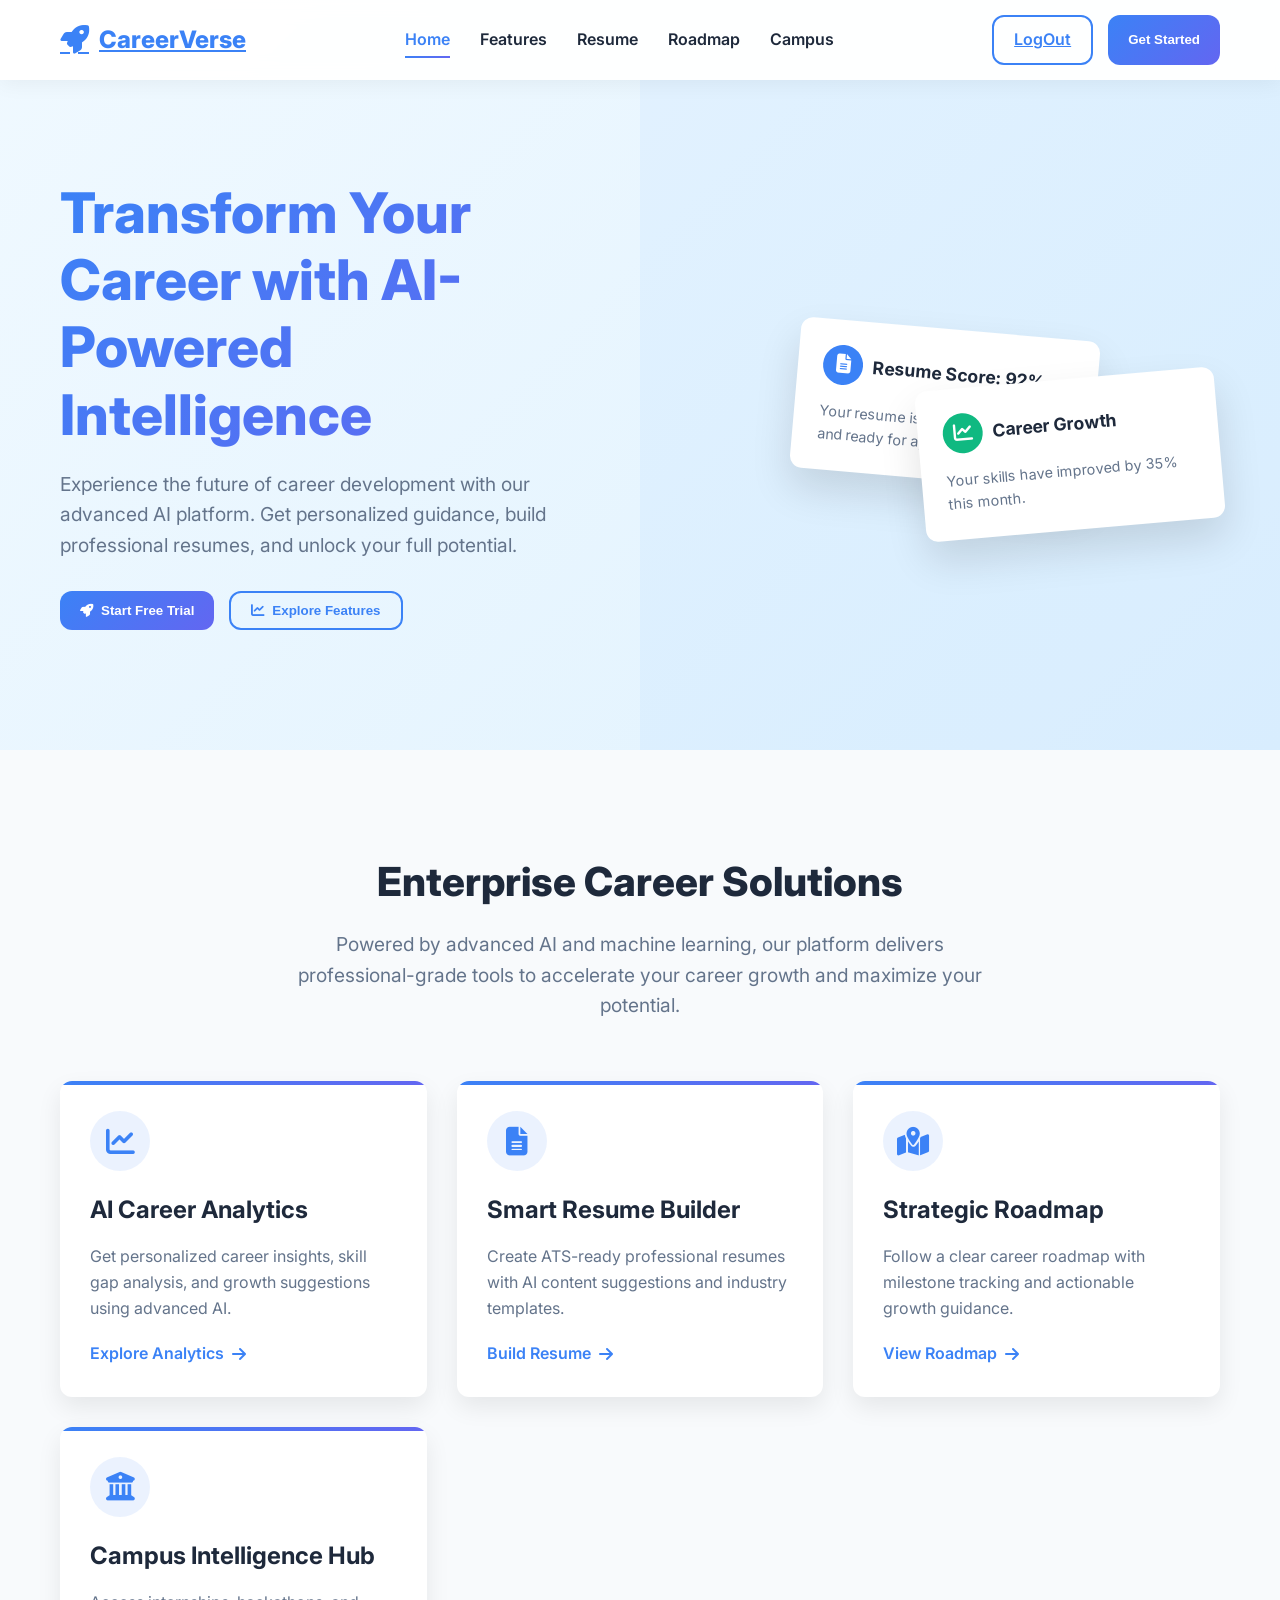
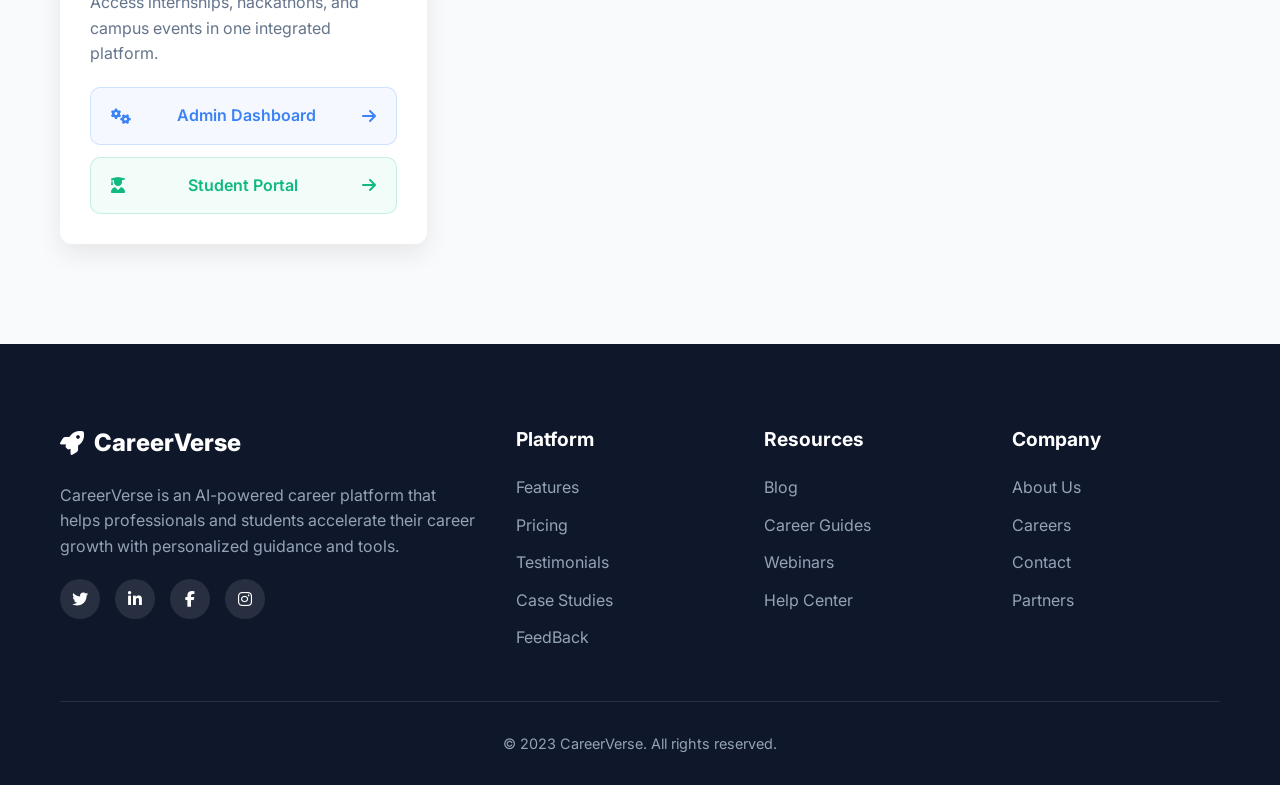
<file: Rama/index.html>
<!DOCTYPE html>
<html lang="en">
<head>
  <meta charset="UTF-8" />
  <meta name="viewport" content="width=device-width, initial-scale=1.0" />
  <title>CareerVerse | AI-Powered Career Platform</title>
  <link rel="stylesheet" href="https://cdnjs.cloudflare.com/ajax/libs/font-awesome/6.4.0/css/all.min.css" />
  <link href="https://fonts.googleapis.com/css2?family=Inter:wght@300;400;500;600;700;800;900&display=swap" rel="stylesheet" />
  <style>
    * { 
      margin: 0; 
      padding: 0; 
      box-sizing: border-box; 
    }
    
    :root {
      --primary: #ffffff;
      --secondary: #f8fafc;
      --accent1: #3b82f6;
      --accent2: #6366f1;
      --accent3: #10b981;
      --accent4: #ef4444;
      --accent5: #8b5cf6;
      --text: #1e293b;
      --text-secondary: #64748b;
      --card-bg: #ffffff;
      --transition: all 0.3s ease;
      --gradient: linear-gradient(135deg, var(--accent1), var(--accent2));
      --gradient2: linear-gradient(135deg, var(--accent3), var(--accent5));
      --shadow: 0 10px 25px rgba(0,0,0,0.08);
      --shadow-lg: 0 20px 40px rgba(0,0,0,0.12);
      --radius: 12px;
    }
    
    body {
      font-family: 'Inter', sans-serif;
      background: var(--primary);
      color: var(--text);
      line-height: 1.6;
      overflow-x: hidden;
    }

    /* Container */
    .container {
      max-width: 1200px;
      margin: 0 auto;
      padding: 0 20px;
    }

    /* Header */
    header {
      position: fixed;
      top: 0;
      left: 0;
      width: 100%;
      background: rgba(255, 255, 255, 0.95);
      backdrop-filter: blur(10px);
      box-shadow: 0 4px 20px rgba(0,0,0,0.05);
      z-index: 1000;
      padding: 15px 0;
    }
    
    .header-content {
      display: flex;
      justify-content: space-between;
      align-items: center;
    }
    
    .logo {
      display: flex;
      align-items: center;
      gap: 10px;
      font-weight: 800;
      font-size: 1.5rem;
      color: var(--accent1);
    }
    
    .logo i {
      font-size: 1.8rem;
    }
    
    .nav-links {
      display: flex;
      gap: 30px;
    }
    
    .nav-link {
      text-decoration: none;
      color: var(--text);
      font-weight: 600;
      transition: var(--transition);
      position: relative;
    }
    
    .nav-link:hover {
      color: var(--accent1);
    }
    
    .nav-link.active {
      color: var(--accent1);
    }
    
    .nav-link.active::after {
      content: '';
      position: absolute;
      bottom: -5px;
      left: 0;
      width: 100%;
      height: 2px;
      background: var(--gradient);
    }
    
    .auth-buttons {
      display: flex;
      gap: 15px;
    }
    
    .btn {
      padding: 10px 20px;
      border-radius: var(--radius);
      font-weight: 600;
      border: none;
      cursor: pointer;
      transition: var(--transition);
      display: flex;
      align-items: center;
      gap: 8px;
    }
    
    .btn-primary {
      background: var(--gradient);
      color: #fff;
    }
    
    .btn-outline {
      border: 2px solid var(--accent1);
      background: transparent;
      color: var(--accent1);
    }
    
    .btn:hover {
      transform: translateY(-2px);
      box-shadow: var(--shadow);
    }
    
    .mobile-menu-btn {
      display: none;
      background: none;
      border: none;
      font-size: 1.5rem;
      cursor: pointer;
      color: var(--text);
    }

    /* Hero Section */
    .hero {
      padding: 180px 0 120px;
      background: linear-gradient(135deg, #f0f9ff 0%, #e0f2fe 100%);
      position: relative;
      overflow: hidden;
    }
    
    .hero::before {
      content: '';
      position: absolute;
      top: 0;
      right: 0;
      width: 50%;
      height: 100%;
      background: url('data:image/svg+xml,<svg xmlns="http://www.w3.org/2000/svg" viewBox="0 0 1000 1000" preserveAspectRatio="none"><path fill="%233b82f6" opacity="0.05" d="M0,0 L1000,0 L1000,1000 L0,1000 Z M800,200 C900,300 900,500 800,600 C700,700 500,700 400,600 C300,500 300,300 400,200 C500,100 700,100 800,200 Z"></path></svg>');
      background-size: cover;
    }
    
    .hero-content {
      display: grid;
      grid-template-columns: 1fr 1fr;
      gap: 60px;
      align-items: center;
    }
    
    .hero-text h1 {
      font-size: 3.5rem;
      font-weight: 800;
      line-height: 1.2;
      margin-bottom: 20px;
      background: var(--gradient);
      -webkit-background-clip: text;
      -webkit-text-fill-color: transparent;
    }
    
    .hero-text p {
      font-size: 1.2rem;
      color: var(--text-secondary);
      margin-bottom: 30px;
    }
    
    .hero-buttons {
      display: flex;
      gap: 15px;
    }
    
    .hero-image {
      position: relative;
      display: flex;
      justify-content: center;
    }
    
    .hero-card {
      background: white;
      border-radius: var(--radius);
      padding: 25px;
      box-shadow: var(--shadow-lg);
      width: 300px;
      transform: rotate(5deg);
    }
    
    .hero-card:nth-child(2) {
      position: absolute;
      top: 50px;
      right: 0;
      transform: rotate(-5deg);
      z-index: 2;
    }
    
    .card-header {
      display: flex;
      align-items: center;
      gap: 10px;
      margin-bottom: 15px;
    }
    
    .card-icon {
      width: 40px;
      height: 40px;
      border-radius: 50%;
      display: flex;
      align-items: center;
      justify-content: center;
      color: white;
      font-size: 1.2rem;
    }
    
    .card-title {
      font-weight: 700;
      font-size: 1.1rem;
    }
    
    .card-content {
      color: var(--text-secondary);
      font-size: 0.9rem;
    }

    /* Features Section */
    .features {
      padding: 100px 0;
      background: var(--secondary);
    }
    
    .section-header {
      text-align: center;
      max-width: 700px;
      margin: 0 auto 60px;
    }
    
    .section-title {
      font-size: 2.5rem;
      font-weight: 800;
      margin-bottom: 15px;
    }
    
    .section-subtitle {
      color: var(--text-secondary);
      font-size: 1.2rem;
    }
    
    .features-grid {
      display: grid;
      grid-template-columns: repeat(auto-fit, minmax(300px, 1fr));
      gap: 30px;
    }
    
    .feature-card {
      background: var(--card-bg);
      padding: 30px;
      border-radius: var(--radius);
      box-shadow: var(--shadow);
      transition: var(--transition);
      position: relative;
      overflow: hidden;
    }
    
    .feature-card::before {
      content: '';
      position: absolute;
      top: 0;
      left: 0;
      width: 100%;
      height: 4px;
      background: var(--gradient);
    }
    
    .feature-card:hover {
      transform: translateY(-10px);
      box-shadow: var(--shadow-lg);
    }
    
    .feature-icon {
      width: 60px;
      height: 60px;
      border-radius: 50%;
      display: flex;
      align-items: center;
      justify-content: center;
      font-size: 1.8rem;
      margin-bottom: 20px;
      background: rgba(59, 130, 246, 0.1);
      color: var(--accent1);
    }
    
    .feature-title {
      font-size: 1.5rem;
      font-weight: 700;
      margin-bottom: 15px;
    }
    
    .feature-description {
      color: var(--text-secondary);
      margin-bottom: 20px;
    }
    
    .feature-link {
      color: var(--accent1);
      text-decoration: none;
      font-weight: 600;
      display: inline-flex;
      align-items: center;
      gap: 8px;
      transition: var(--transition);
    }
    
    .feature-link:hover {
      gap: 12px;
    }

    /* Portal Links inside Campus Card */
    .portal-links {
      display: flex;
      flex-direction: column;
      gap: 12px;
      margin-top: 20px;
    }
    
    .portal-link {
      display: flex;
      align-items: center;
      justify-content: space-between;
      padding: 15px 20px;
      border-radius: 10px;
      text-decoration: none;
      font-weight: 600;
      transition: var(--transition);
    }
    
    .admin-portal {
      background: rgba(59, 130, 246, 0.05);
      border: 1px solid rgba(59, 130, 246, 0.2);
      color: var(--accent1);
    }
    
    .user-portal {
      background: rgba(16, 185, 129, 0.05);
      border: 1px solid rgba(16, 185, 129, 0.2);
      color: var(--accent3);
    }
    
    .portal-link:hover {
      transform: translateY(-3px);
      box-shadow: 0 8px 20px rgba(0,0,0,0.08);
    }

    /* Stats Section */
    .stats {
      padding: 80px 0;
      background: var(--primary);
    }
    
    .stats-grid {
      display: grid;
      grid-template-columns: repeat(auto-fit, minmax(200px, 1fr));
      gap: 30px;
    }
    
    .stat-card {
      text-align: center;
      padding: 30px 20px;
    }
    
    .stat-number {
      font-size: 3rem;
      font-weight: 800;
      margin-bottom: 10px;
      background: var(--gradient);
      -webkit-background-clip: text;
      -webkit-text-fill-color: transparent;
    }
    
    .stat-label {
      color: var(--text-secondary);
      font-weight: 600;
    }

    /* CTA Section */
    .cta {
      padding: 100px 0;
      background: var(--gradient);
      color: white;
      text-align: center;
    }
    
    .cta h2 {
      font-size: 2.5rem;
      font-weight: 800;
      margin-bottom: 20px;
    }
    
    .cta p {
      font-size: 1.2rem;
      margin-bottom: 30px;
      opacity: 0.9;
      max-width: 600px;
      margin-left: auto;
      margin-right: auto;
    }
    
    .cta-buttons {
      display: flex;
      gap: 15px;
      justify-content: center;
    }
    
    .btn-light {
      background: white;
      color: var(--accent1);
    }

    /* Feedback Section */
    .feedback {
      padding: 80px 0;
      background: var(--secondary);
    }
    
    .feedback-container {
      display: grid;
      grid-template-columns: 1fr 1fr;
      gap: 50px;
      align-items: center;
    }
    
    .feedback-form {
      background: white;
      padding: 40px;
      border-radius: var(--radius);
      box-shadow: var(--shadow-lg);
    }
    
    .form-group {
      margin-bottom: 20px;
    }
    
    .form-label {
      display: block;
      margin-bottom: 8px;
      font-weight: 600;
      color: var(--text);
    }
    
    .form-control {
      width: 100%;
      padding: 12px 15px;
      border: 1px solid #e2e8f0;
      border-radius: var(--radius);
      font-family: 'Inter', sans-serif;
      font-size: 1rem;
      transition: var(--transition);
    }
    
    .form-control:focus {
      outline: none;
      border-color: var(--accent1);
      box-shadow: 0 0 0 3px rgba(59, 130, 246, 0.1);
    }
    
    textarea.form-control {
      min-height: 120px;
      resize: vertical;
    }
    
    .rating {
      display: flex;
      gap: 10px;
      margin-bottom: 20px;
    }
    
    .rating-star {
      font-size: 1.5rem;
      color: #e2e8f0;
      cursor: pointer;
      transition: var(--transition);
    }
    
    .rating-star:hover,
    .rating-star.active {
      color: #fbbf24;
    }
    
    .feedback-info h2 {
      font-size: 2.5rem;
      font-weight: 800;
      margin-bottom: 20px;
      background: var(--gradient);
      -webkit-background-clip: text;
      -webkit-text-fill-color: transparent;
    }
    
    .feedback-info p {
      color: var(--text-secondary);
      margin-bottom: 30px;
      font-size: 1.1rem;
    }
    
    .testimonial {
      background: white;
      padding: 25px;
      border-radius: var(--radius);
      box-shadow: var(--shadow);
      margin-top: 30px;
    }
    
    .testimonial-text {
      font-style: italic;
      margin-bottom: 15px;
      color: var(--text);
    }
    
    .testimonial-author {
      display: flex;
      align-items: center;
      gap: 10px;
    }
    
    .author-avatar {
      width: 40px;
      height: 40px;
      border-radius: 50%;
      background: var(--gradient);
      display: flex;
      align-items: center;
      justify-content: center;
      color: white;
      font-weight: 600;
    }
    
    .author-info h4 {
      font-weight: 600;
      margin-bottom: 2px;
    }
    
    .author-info p {
      font-size: 0.9rem;
      color: var(--text-secondary);
      margin: 0;
    }

    /* Footer */
    footer {
      background: #0f172a;
      color: white;
      padding: 80px 0 30px;
    }
    
    .footer-content {
      display: grid;
      grid-template-columns: 2fr 1fr 1fr 1fr;
      gap: 40px;
      margin-bottom: 50px;
    }
    
    .footer-logo {
      display: flex;
      align-items: center;
      gap: 10px;
      font-weight: 800;
      font-size: 1.5rem;
      margin-bottom: 20px;
    }
    
    .footer-description {
      color: #94a3b8;
      margin-bottom: 20px;
    }
    
    .social-links {
      display: flex;
      gap: 15px;
    }
    
    .social-link {
      width: 40px;
      height: 40px;
      border-radius: 50%;
      background: rgba(255, 255, 255, 0.1);
      display: flex;
      align-items: center;
      justify-content: center;
      color: white;
      text-decoration: none;
      transition: var(--transition);
    }
    
    .social-link:hover {
      background: var(--accent1);
      transform: translateY(-3px);
    }
    
    .footer-heading {
      font-weight: 700;
      margin-bottom: 20px;
      font-size: 1.2rem;
    }
    
    .footer-links {
      display: flex;
      flex-direction: column;
      gap: 12px;
    }
    
    .footer-link {
      color: #94a3b8;
      text-decoration: none;
      transition: var(--transition);
    }
    
    .footer-link:hover {
      color: white;
    }
    
    .copyright {
      text-align: center;
      padding-top: 30px;
      border-top: 1px solid rgba(255, 255, 255, 0.1);
      color: #94a3b8;
      font-size: 0.9rem;
    }

    /* Responsive */
    @media (max-width: 992px) {
      .hero-content {
        grid-template-columns: 1fr;
        text-align: center;
      }
      
      .hero-image {
        order: -1;
      }
      
      .footer-content {
        grid-template-columns: 1fr 1fr;
      }
      
      .nav-links, .auth-buttons {
        display: none;
      }
      
      .mobile-menu-btn {
        display: block;
      }
      
      .feedback-container {
        grid-template-columns: 1fr;
      }
    }
    
    @media (max-width: 768px) {
      .hero-text h1 {
        font-size: 2.5rem;
      }
      
      .section-title {
        font-size: 2rem;
      }
      
      .hero-buttons, .cta-buttons {
        flex-direction: column;
        align-items: center;
      }
      
      .features-grid {
        grid-template-columns: 1fr;
      }
      
      .footer-content {
        grid-template-columns: 1fr;
      }
      
      .feedback-info h2 {
        font-size: 2rem;
      }
    }
    
    @media (max-width: 576px) {
      .hero {
        padding: 150px 0 80px;
      }
      
      .hero-text h1 {
        font-size: 2rem;
      }
      
      .hero-card {
        width: 250px;
      }
      
      .feedback-form {
        padding: 25px;
      }
    }
  </style>
</head>
<body>
  <!-- Header -->
  <header>
    <div class="container">
      <div class="header-content">
        <a href="#" class="logo">
          <i class="fas fa-rocket"></i>
          <span>CareerVerse</span>
        </a>
        
        <nav class="nav-links">
          <a href="#" class="nav-link active">Home</a>
          <a href="#features" class="nav-link">Features</a>
          <a href="http://localhost:8503/" class="nav-link">Resume</a>
          <a href="http://localhost/roadmap/index.html" class="nav-link">Roadmap</a>
          <a href="http://localhost/campus/user/index.php" class="nav-link">Campus</a>
        </nav>
        
        <div class="auth-buttons">
          <a href="http://localhost/Rama/auth/auth.php" class="btn btn-outline">LogOut</a>
          <button class="btn btn-primary">Get Started</button>
        </div>
        
        <button class="mobile-menu-btn">
          <i class="fas fa-bars"></i>
        </button>
      </div>
    </div>
  </header>

  <!-- Hero Section -->
  <section class="hero">
    <div class="container">
      <div class="hero-content">
        <div class="hero-text">
          <h1>Transform Your Career with AI-Powered Intelligence</h1>
          <p>Experience the future of career development with our advanced AI platform. Get personalized guidance, build professional resumes, and unlock your full potential.</p>
          <div class="hero-buttons">
            <button class="btn btn-primary"><i class="fas fa-rocket"></i> Start Free Trial</button>
            <button class="btn btn-outline"><i class="fas fa-chart-line"></i> Explore Features</button>
          </div>
        </div>
        
        <div class="hero-image">
          <div class="hero-card">
            <div class="card-header">
              <div class="card-icon" style="background: var(--accent1);">
                <i class="fas fa-file-alt"></i>
              </div>
              <div class="card-title">Resume Score: 92%</div>
            </div>
            <div class="card-content">
              Your resume is optimized for ATS and ready for applications.
            </div>
          </div>
          
          <div class="hero-card">
            <div class="card-header">
              <div class="card-icon" style="background: var(--accent3);">
                <i class="fas fa-chart-line"></i>
              </div>
              <div class="card-title">Career Growth</div>
            </div>
            <div class="card-content">
              Your skills have improved by 35% this month.
            </div>
          </div>
        </div>
      </div>
    </div>
  </section>

  <!-- Features Section -->
  <section id="features" class="features">
    <div class="container">
      <div class="section-header">
        <h2 class="section-title">Enterprise Career Solutions</h2>
        <p class="section-subtitle">
          Powered by advanced AI and machine learning, our platform delivers professional-grade tools to accelerate your career growth and maximize your potential.
        </p>
      </div>
      
      <div class="features-grid">
        <div class="feature-card">
          <div class="feature-icon">
            <i class="fas fa-chart-line"></i>
          </div>
          <h3 class="feature-title">AI Career Analytics</h3>
          <p class="feature-description">
            Get personalized career insights, skill gap analysis, and growth suggestions using advanced AI.
          </p>
          <a href=" http://localhost:8501" class="feature-link">
            Explore Analytics <i class="fas fa-arrow-right"></i>
          </a>
        </div>
        
        <div class="feature-card">
          <div class="feature-icon">
            <i class="fas fa-file-alt"></i>
          </div>
          <h3 class="feature-title">Smart Resume Builder</h3>
          <p class="feature-description">
            Create ATS-ready professional resumes with AI content suggestions and industry templates.
          </p>
          <a href="http://localhost:8502/" class="feature-link">
            Build Resume <i class="fas fa-arrow-right"></i>
          </a>
        </div>
        
        <div class="feature-card">
          <div class="feature-icon">
            <i class="fas fa-map-marked-alt"></i>
          </div>
          <h3 class="feature-title">Strategic Roadmap</h3>
          <p class="feature-description">
            Follow a clear career roadmap with milestone tracking and actionable growth guidance.
          </p>
          <a href="http://localhost/roadmap/index.html" class="feature-link">
            View Roadmap <i class="fas fa-arrow-right"></i>
          </a>
        </div>
        
        <!-- Campus Intelligence Hub -->
        <div class="feature-card">
          <div class="feature-icon">
            <i class="fas fa-university"></i>
          </div>
          <h3 class="feature-title">Campus Intelligence Hub</h3>
          <p class="feature-description">
            Access internships, hackathons, and campus events in one integrated platform.
          </p>
          <div class="portal-links">
            <a href="http://localhost/campus/admin/index.php" class="portal-link admin-portal" id="adminBtn">
              <i class="fas fa-cogs"></i><span>Admin Dashboard</span><i class="fas fa-arrow-right"></i>
            </a>
            <a href="http://localhost/campus/user/index.php" class="portal-link user-portal" id="userBtn">
              <i class="fas fa-user-graduate"></i><span>Student Portal</span><i class="fas fa-arrow-right"></i>
            </a>
          </div>
        </div>
        
        <!-- <div class="feature-card">
          <div class="feature-icon">
            <i class="fas fa-briefcase"></i>
          </div>
          <h3 class="feature-title">Job Matching</h3>
          <p class="feature-description">
            Get matched with ideal job opportunities based on your skills, preferences, and career goals.
          </p>
          <a href="#" class="feature-link">
            Find Jobs <i class="fas fa-arrow-right"></i>
          </a>
        </div>
        
        <div class="feature-card">
          <div class="feature-icon">
            <i class="fas fa-graduation-cap"></i>
          </div>
          <h3 class="feature-title">Skill Development</h3>
          <p class="feature-description">
            Access personalized learning paths and courses to develop in-demand skills for your career.
          </p>
          <a href="#" class="feature-link">
            Learn Skills <i class="fas fa-arrow-right"></i>
          </a>
        </div> -->
      </div>
    </div>
  </section>

  <!-- Stats Section
  <section class="stats">
    <div class="container">
      <div class="stats-grid">
        <div class="stat-card">
          <div class="stat-number">50K+</div>
          <div class="stat-label">Active Users</div>
        </div>
        <div class="stat-card">
          <div class="stat-number">92%</div>
          <div class="stat-label">Success Rate</div>
        </div>
        <div class="stat-card">
          <div class="stat-number">15K+</div>
          <div class="stat-label">Career Transitions</div>
        </div>
        <div class="stat-card">
          <div class="stat-number">4.9/5</div>
          <div class="stat-label">User Rating</div>
        </div>
      </div>
    </div>
  </section> -->

  <!-- Feedback Section
  <section class="feedback">
    <div class="container">
      <div class="feedback-container">
        <div class="feedback-info">
          <h2>We Value Your Feedback</h2>
          <p>Your insights help us improve CareerVerse and deliver a better experience for all users. Share your thoughts, suggestions, or report any issues you've encountered.</p>
          
          <div class="testimonial">
            <p class="testimonial-text">"CareerVerse completely transformed my job search. The AI resume builder helped me land interviews at three top tech companies!"</p>
            <div class="testimonial-author">
              <div class="author-avatar">JS</div>
              <div class="author-info">
                <h4>Jessica Smith</h4>
                <p>Software Engineer</p>
              </div>
            </div>
          </div>
        </div>
        
        <div class="feedback-form">
          <form id="feedbackForm">
            <div class="form-group">
              <label class="form-label" for="name">Full Name</label>
              <input type="text" id="name" class="form-control" placeholder="Enter your name" required>
            </div>
            
            <div class="form-group">
              <label class="form-label" for="email">Email Address</label>
              <input type="email" id="email" class="form-control" placeholder="Enter your email" required>
            </div>
            
            <div class="form-group">
              <label class="form-label">Rating</label>
              <div class="rating" id="ratingStars">
                <i class="fas fa-star rating-star" data-rating="1"></i>
                <i class="fas fa-star rating-star" data-rating="2"></i>
                <i class="fas fa-star rating-star" data-rating="3"></i>
                <i class="fas fa-star rating-star" data-rating="4"></i>
                <i class="fas fa-star rating-star" data-rating="5"></i>
              </div>
            </div>
            
            <div class="form-group">
              <label class="form-label" for="subject">Subject</label>
              <input type="text" id="subject" class="form-control" placeholder="Brief description of your feedback" required>
            </div>
            
            <div class="form-group">
              <label class="form-label" for="message">Your Feedback</label>
              <textarea id="message" class="form-control" placeholder="Tell us about your experience, suggestions, or issues..." required></textarea>
            </div>
            
            <button type="submit" class="btn btn-primary" style="width: 100%;">
              <i class="fas fa-paper-plane"></i> Submit Feedback
            </button>
          </form>
        </div>
      </div>
    </div>
  </section> -->

  <!-- CTA Section
  <section class="cta">
    <div class="container">
      <h2>Ready to Transform Your Career?</h2>
      <p>Join thousands of professionals who have accelerated their career growth with CareerVerse.</p>
      <div class="cta-buttons">
        <button class="btn btn-light"><i class="fas fa-rocket"></i> Start Free Trial</button>
        <button class="btn btn-outline" style="border-color: white; color: white;"><i class="fas fa-chart-line"></i> Explore Features</button>
      </div>
    </div>
  </section> -->

  <!-- Footer -->
  <footer>
    <div class="container">
      <div class="footer-content">
        <div class="footer-about">
          <div class="footer-logo">
            <i class="fas fa-rocket"></i>
            <span>CareerVerse</span>
          </div>
          <p class="footer-description">
            CareerVerse is an AI-powered career platform that helps professionals and students accelerate their career growth with personalized guidance and tools.
          </p>
          <div class="social-links">
            <a href="#" class="social-link"><i class="fab fa-twitter"></i></a>
            <a href="#" class="social-link"><i class="fab fa-linkedin-in"></i></a>
            <a href="#" class="social-link"><i class="fab fa-facebook-f"></i></a>
            <a href="#" class="social-link"><i class="fab fa-instagram"></i></a>
          </div>
        </div>
        
        <div class="footer-links-group">
          <h3 class="footer-heading">Platform</h3>
          <div class="footer-links">
            <a href="#" class="footer-link">Features</a>
            <a href="#" class="footer-link">Pricing</a>
            <a href="#" class="footer-link">Testimonials</a>
            <a href="#" class="footer-link">Case Studies</a>
            <a href="http://localhost/Rama/feedback.php" class="footer-link">FeedBack</a>
          </div>
        </div>
        
        <div class="footer-links-group">
          <h3 class="footer-heading">Resources</h3>
          <div class="footer-links">
            <a href="#" class="footer-link">Blog</a>
            <a href="#" class="footer-link">Career Guides</a>
            <a href="#" class="footer-link">Webinars</a>
            <a href="#" class="footer-link">Help Center</a>
          </div>
        </div>
        
        <div class="footer-links-group">
          <h3 class="footer-heading">Company</h3>
          <div class="footer-links">
            <a href="#" class="footer-link">About Us</a>
            <a href="#" class="footer-link">Careers</a>
            <a href="#" class="footer-link">Contact</a>
            <a href="#" class="footer-link">Partners</a>
          </div>
        </div>
      </div>
      
      <div class="copyright">
        &copy; 2023 CareerVerse. All rights reserved.
      </div>
    </div>
  </footer>

  <script>
    // // Rating stars functionality
    // document.addEventListener('DOMContentLoaded', function() {
    //   const stars = document.querySelectorAll('.rating-star');
    //   let currentRating = 0;
      
    //   stars.forEach(star => {
    //     star.addEventListener('click', function() {
    //       const rating = parseInt(this.getAttribute('data-rating'));
    //       currentRating = rating;
          
    //       stars.forEach((s, index) => {
    //         if (index < rating) {
    //           s.classList.add('active');
    //         } else {
    //           s.classList.remove('active');
    //         }
    //       });
    //     });
        
    //     star.addEventListener('mouseover', function() {
    //       const rating = parseInt(this.getAttribute('data-rating'));
          
    //       stars.forEach((s, index) => {
    //         if (index < rating) {
    //           s.style.color = '#fbbf24';
    //         } else {
    //           s.style.color = '#e2e8f0';
    //         }
    //       });
    //     });
        
    //     star.addEventListener('mouseout', function() {
    //       stars.forEach((s, index) => {
    //         if (index < currentRating) {
    //           s.style.color = '#fbbf24';
    //         } else {
    //           s.style.color = '#e2e8f0';
    //         }
    //       });
    //     });
    //   });
      
    //   // Form submission
    //   const feedbackForm = document.getElementById('feedbackForm');
    //   feedbackForm.addEventListener('submit', function(e) {
    //     e.preventDefault();
        
    //     if (currentRating === 0) {
    //       alert('Please provide a rating before submitting your feedback.');
    //       return;
    //     }
        
    //     // In a real application, you would send the form data to a server here
    //     alert('Thank you for your feedback! We appreciate your input.');
    //     feedbackForm.reset();
        
    //     // Reset stars
    //     stars.forEach(star => {
    //       star.classList.remove('active');
    //       star.style.color = '#e2e8f0';
    //     });
    //     currentRating = 0;
    //   });
    // });
  </script>
</body>
</html>
</file>
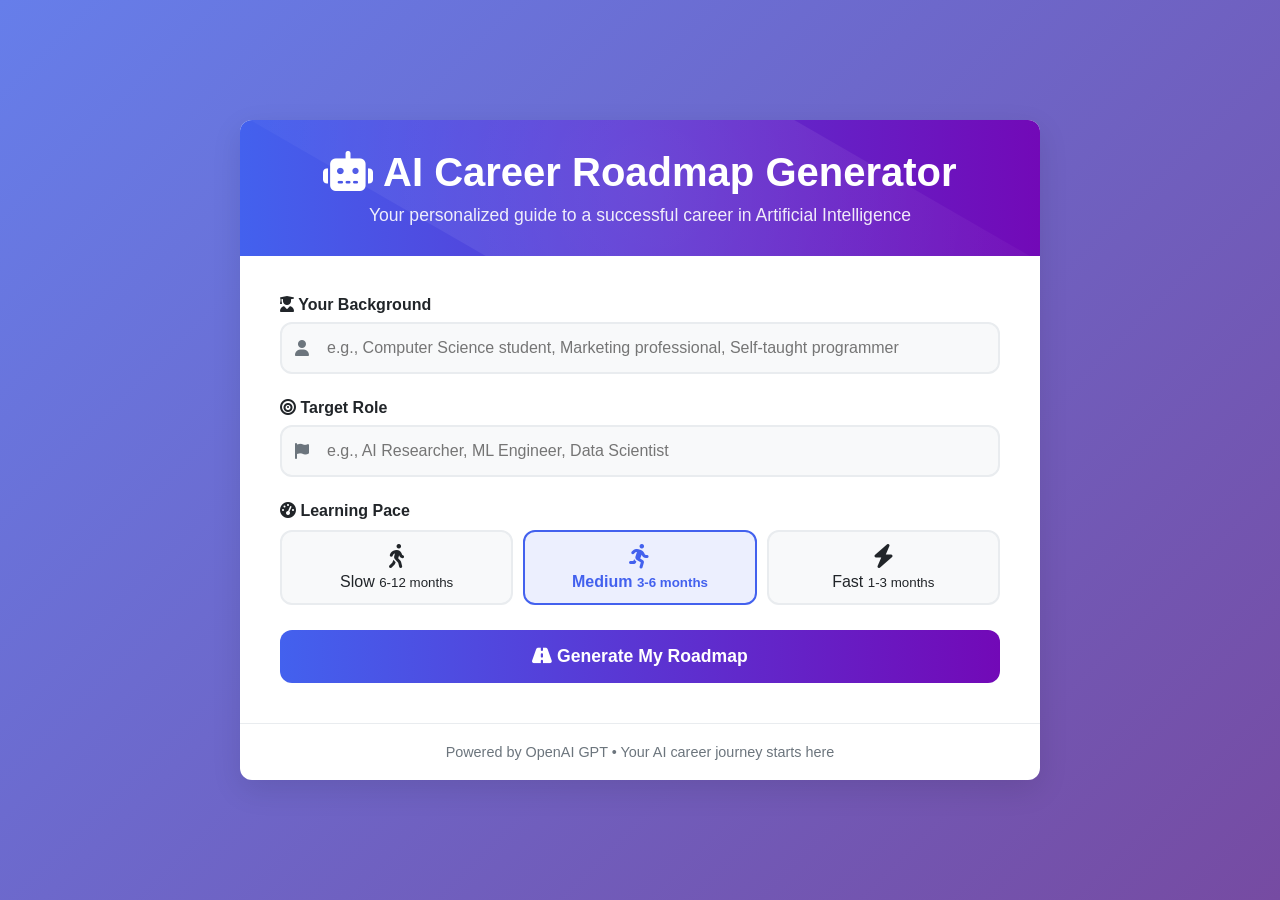
<file: roadmap/index.html>
<!DOCTYPE html>
<html lang="en">
<head>
  <meta charset="UTF-8">
  <meta name="viewport" content="width=device-width, initial-scale=1.0">
  <title>AI Career Roadmap Generator</title>
  <link rel="stylesheet" href="https://cdnjs.cloudflare.com/ajax/libs/font-awesome/6.4.0/css/all.min.css">
  <style>
    :root {
      --primary: #4361ee;
      --primary-dark: #3a56d4;
      --secondary: #7209b7;
      --accent: #f72585;
      --light: #f8f9fa;
      --dark: #212529;
      --gray: #6c757d;
      --success: #4cc9f0;
      --border-radius: 12px;
      --box-shadow: 0 10px 30px rgba(0, 0, 0, 0.1);
      --transition: all 0.3s ease;
    }

    * {
      margin: 0;
      padding: 0;
      box-sizing: border-box;
      font-family: 'Segoe UI', Tahoma, Geneva, Verdana, sans-serif;
    }

    body {
      background: linear-gradient(135deg, #667eea 0%, #764ba2 100%);
      color: var(--dark);
      min-height: 100vh;
      padding: 20px;
      display: flex;
      justify-content: center;
      align-items: center;
    }

    .container {
      width: 100%;
      max-width: 800px;
      background-color: white;
      border-radius: var(--border-radius);
      box-shadow: var(--box-shadow);
      overflow: hidden;
      animation: fadeIn 0.5s ease-out;
    }

    @keyframes fadeIn {
      from { opacity: 0; transform: translateY(20px); }
      to { opacity: 1; transform: translateY(0); }
    }

    .header {
      background: linear-gradient(to right, var(--primary), var(--secondary));
      color: white;
      padding: 30px;
      text-align: center;
      position: relative;
      overflow: hidden;
    }

    .header::before {
      content: "";
      position: absolute;
      top: -50%;
      left: -50%;
      width: 200%;
      height: 200%;
      background: radial-gradient(circle, rgba(255,255,255,0.1) 0%, rgba(255,255,255,0) 70%);
      transform: rotate(30deg);
    }

    .header h1 {
      font-size: 2.5rem;
      margin-bottom: 10px;
      position: relative;
    }

    .header p {
      font-size: 1.1rem;
      opacity: 0.9;
      position: relative;
    }

    .form-container {
      padding: 40px;
    }

    .form-group {
      margin-bottom: 25px;
      position: relative;
    }

    label {
      display: block;
      margin-bottom: 8px;
      font-weight: 600;
      color: var(--dark);
      font-size: 1rem;
    }

    .input-with-icon {
      position: relative;
    }

    .input-with-icon i {
      position: absolute;
      left: 15px;
      top: 50%;
      transform: translateY(-50%);
      color: var(--gray);
    }

    input, select {
      width: 100%;
      padding: 15px 15px 15px 45px;
      border: 2px solid #e9ecef;
      border-radius: var(--border-radius);
      font-size: 1rem;
      transition: var(--transition);
      background-color: #f8f9fa;
    }

    input:focus, select:focus {
      outline: none;
      border-color: var(--primary);
      background-color: white;
      box-shadow: 0 0 0 3px rgba(67, 97, 238, 0.2);
    }

    .pace-options {
      display: flex;
      gap: 10px;
      margin-top: 10px;
    }

    .pace-option {
      flex: 1;
      text-align: center;
      padding: 12px;
      border: 2px solid #e9ecef;
      border-radius: var(--border-radius);
      cursor: pointer;
      transition: var(--transition);
      background-color: #f8f9fa;
    }

    .pace-option:hover {
      border-color: var(--primary);
    }

    .pace-option.active {
      border-color: var(--primary);
      background-color: rgba(67, 97, 238, 0.1);
      color: var(--primary);
      font-weight: 600;
    }

    .pace-option i {
      display: block;
      font-size: 1.5rem;
      margin-bottom: 5px;
    }

    .btn {
      display: block;
      width: 100%;
      padding: 16px;
      background: linear-gradient(to right, var(--primary), var(--secondary));
      color: white;
      border: none;
      border-radius: var(--border-radius);
      font-size: 1.1rem;
      font-weight: 600;
      cursor: pointer;
      transition: var(--transition);
      margin-top: 10px;
      position: relative;
      overflow: hidden;
    }

    .btn:hover {
      transform: translateY(-3px);
      box-shadow: 0 7px 15px rgba(0, 0, 0, 0.2);
    }

    .btn:active {
      transform: translateY(-1px);
    }

    .btn::after {
      content: "";
      position: absolute;
      top: -50%;
      left: -50%;
      width: 200%;
      height: 200%;
      background: radial-gradient(circle, rgba(255,255,255,0.3) 0%, rgba(255,255,255,0) 70%);
      transform: scale(0);
      transition: transform 0.5s ease;
    }

    .btn:hover::after {
      transform: scale(1);
    }

    .loading {
      display: none;
      text-align: center;
      padding: 40px;
      background-color: white;
      border-radius: var(--border-radius);
      box-shadow: var(--box-shadow);
    }

    .spinner {
      width: 50px;
      height: 50px;
      border: 5px solid rgba(67, 97, 238, 0.2);
      border-top: 5px solid var(--primary);
      border-radius: 50%;
      animation: spin 1s linear infinite;
      margin: 0 auto 20px;
    }

    @keyframes spin {
      0% { transform: rotate(0deg); }
      100% { transform: rotate(360deg); }
    }

    .loading p {
      font-size: 1.2rem;
      color: var(--dark);
      margin-bottom: 10px;
    }

    .loading .dots {
      display: inline-block;
      position: relative;
      width: 80px;
      height: 20px;
    }

    .loading .dots div {
      position: absolute;
      top: 0;
      width: 13px;
      height: 13px;
      border-radius: 50%;
      background: var(--primary);
      animation-timing-function: cubic-bezier(0, 1, 1, 0);
    }

    .loading .dots div:nth-child(1) {
      left: 8px;
      animation: dots1 0.6s infinite;
    }

    .loading .dots div:nth-child(2) {
      left: 8px;
      animation: dots2 0.6s infinite;
    }

    .loading .dots div:nth-child(3) {
      left: 32px;
      animation: dots2 0.6s infinite;
    }

    .loading .dots div:nth-child(4) {
      left: 56px;
      animation: dots3 0.6s infinite;
    }

    @keyframes dots1 {
      0% { transform: scale(0); }
      100% { transform: scale(1); }
    }

    @keyframes dots3 {
      0% { transform: scale(1); }
      100% { transform: scale(0); }
    }

    @keyframes dots2 {
      0% { transform: translate(0, 0); }
      100% { transform: translate(24px, 0); }
    }

    .footer {
      text-align: center;
      padding: 20px;
      color: var(--gray);
      font-size: 0.9rem;
      border-top: 1px solid #e9ecef;
    }

    @media (max-width: 768px) {
      .header h1 {
        font-size: 2rem;
      }
      
      .form-container {
        padding: 30px 20px;
      }
      
      .pace-options {
        flex-direction: column;
      }
    }
  </style>
</head>
<body>
  <div class="container">
    <div class="header">
      <h1><i class="fas fa-robot"></i> AI Career Roadmap Generator</h1>
      <p>Your personalized guide to a successful career in Artificial Intelligence</p>
    </div>

    <div class="form-container">
      <form action="generate.php" method="POST" id="roadmapForm">
        <div class="form-group">
          <label for="background"><i class="fas fa-user-graduate"></i> Your Background</label>
          <div class="input-with-icon">
            <i class="fas fa-user"></i>
            <input type="text" id="background" name="background" placeholder="e.g., Computer Science student, Marketing professional, Self-taught programmer" required>
          </div>
        </div>

        <div class="form-group">
          <label for="target_role"><i class="fas fa-bullseye"></i> Target Role</label>
          <div class="input-with-icon">
            <i class="fas fa-flag"></i>
            <input type="text" id="target_role" name="target_role" placeholder="e.g., AI Researcher, ML Engineer, Data Scientist" required>
          </div>
        </div>

        <div class="form-group">
          <label><i class="fas fa-tachometer-alt"></i> Learning Pace</label>
          <div class="pace-options">
            <div class="pace-option" data-value="slow">
              <i class="fas fa-walking"></i>
              <span>Slow</span>
              <small>6-12 months</small>
            </div>
            <div class="pace-option active" data-value="medium">
              <i class="fas fa-running"></i>
              <span>Medium</span>
              <small>3-6 months</small>
            </div>
            <div class="pace-option" data-value="fast">
              <i class="fas fa-bolt"></i>
              <span>Fast</span>
              <small>1-3 months</small>
            </div>
          </div>
          <input type="hidden" name="pace" id="pace" value="medium">
        </div>

        <button type="submit" class="btn">
          <i class="fas fa-road"></i> Generate My Roadmap
        </button>
      </form>
    </div>

    <div class="footer">
      <p>Powered by OpenAI GPT • Your AI career journey starts here</p>
    </div>
  </div>

  <div id="loading" class="loading">
    <div class="spinner"></div>
    <p>Creating your personalized AI career roadmap</p>
    <div class="dots">
      <div></div>
      <div></div>
      <div></div>
      <div></div>
    </div>
  </div>

  <script>
    const form = document.getElementById('roadmapForm');
    const loading = document.getElementById('loading');
    const paceOptions = document.querySelectorAll('.pace-option');
    const paceInput = document.getElementById('pace');

    // Handle pace selection
    paceOptions.forEach(option => {
      option.addEventListener('click', () => {
        paceOptions.forEach(opt => opt.classList.remove('active'));
        option.classList.add('active');
        paceInput.value = option.getAttribute('data-value');
      });
    });

    // Form submission
    form.addEventListener('submit', () => {
      loading.style.display = 'block';
      document.querySelector('.container').style.display = 'none';
    });

    // Add some animation to inputs on focus
    const inputs = document.querySelectorAll('input, select');
    inputs.forEach(input => {
      input.addEventListener('focus', () => {
        input.parentElement.style.transform = 'translateY(-5px)';
      });
      
      input.addEventListener('blur', () => {
        input.parentElement.style.transform = 'translateY(0)';
      });
    });
  </script>
</body>
</html>
</file>
